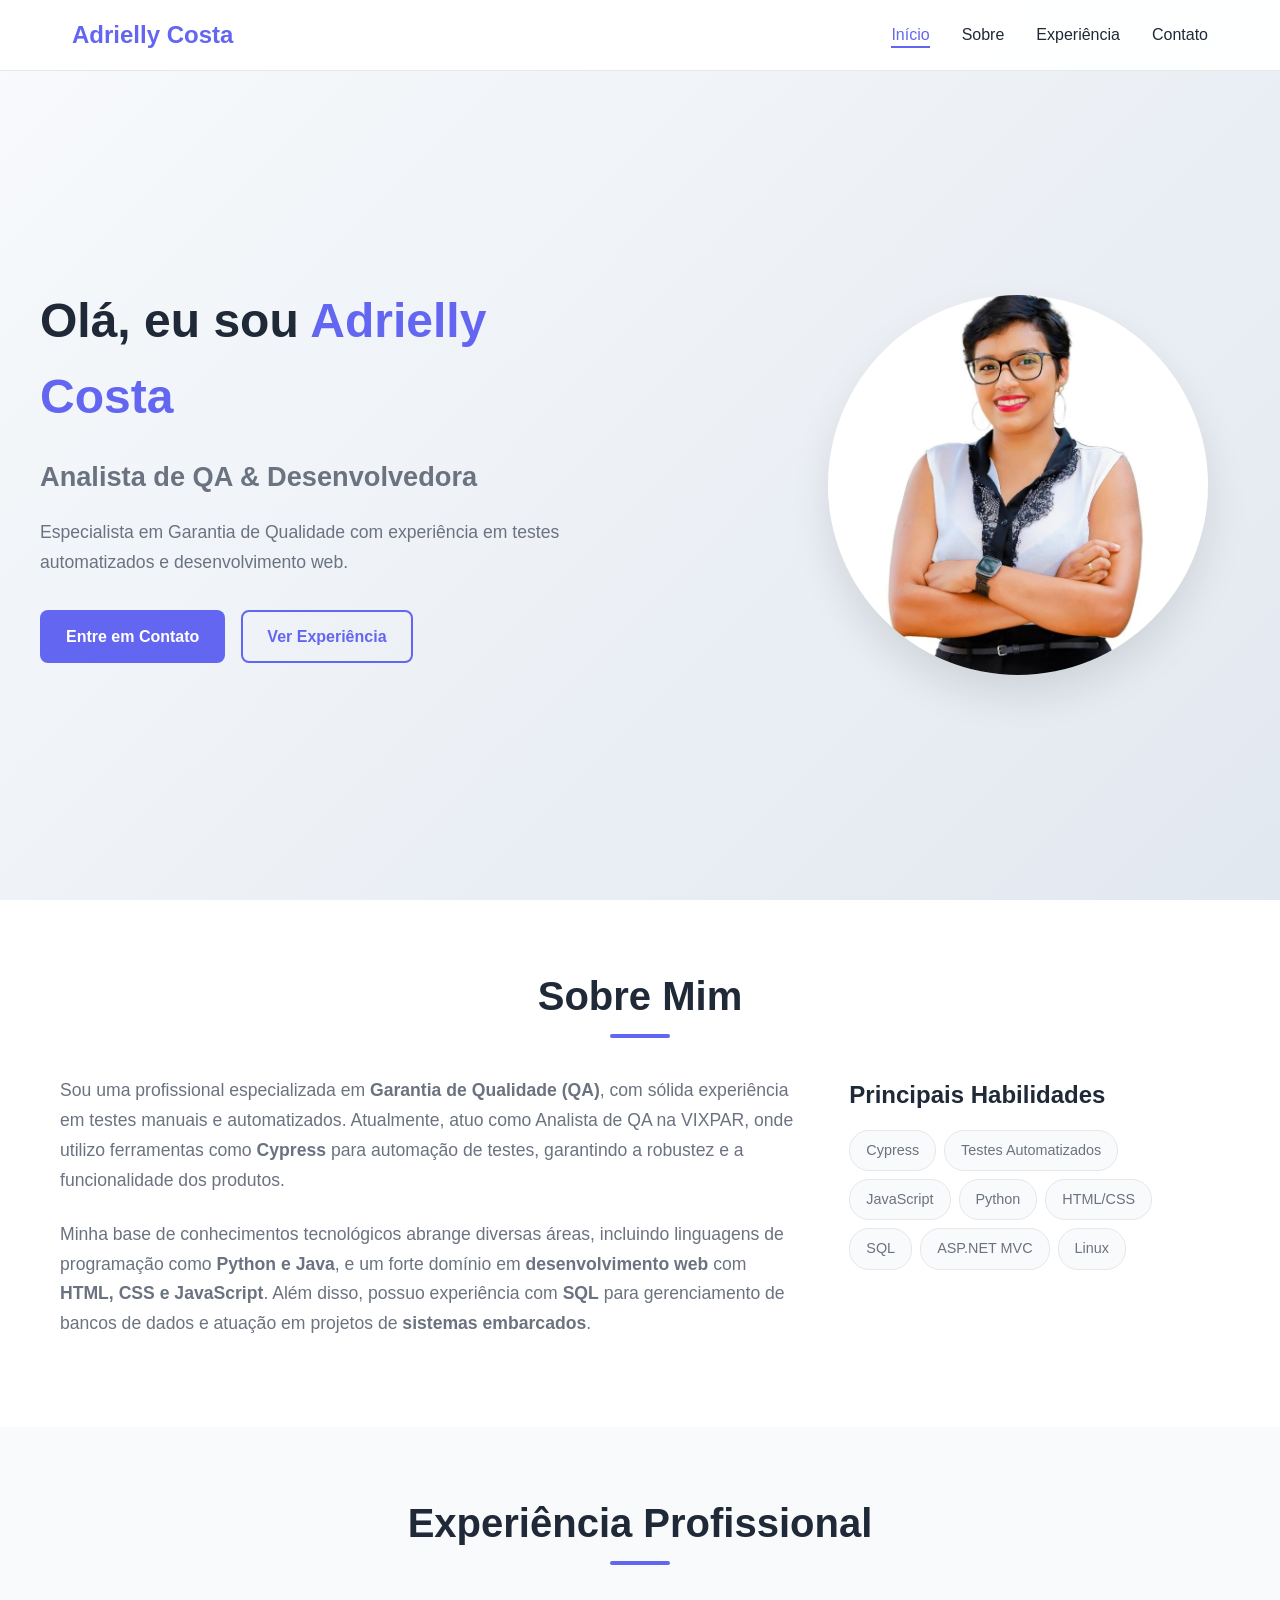
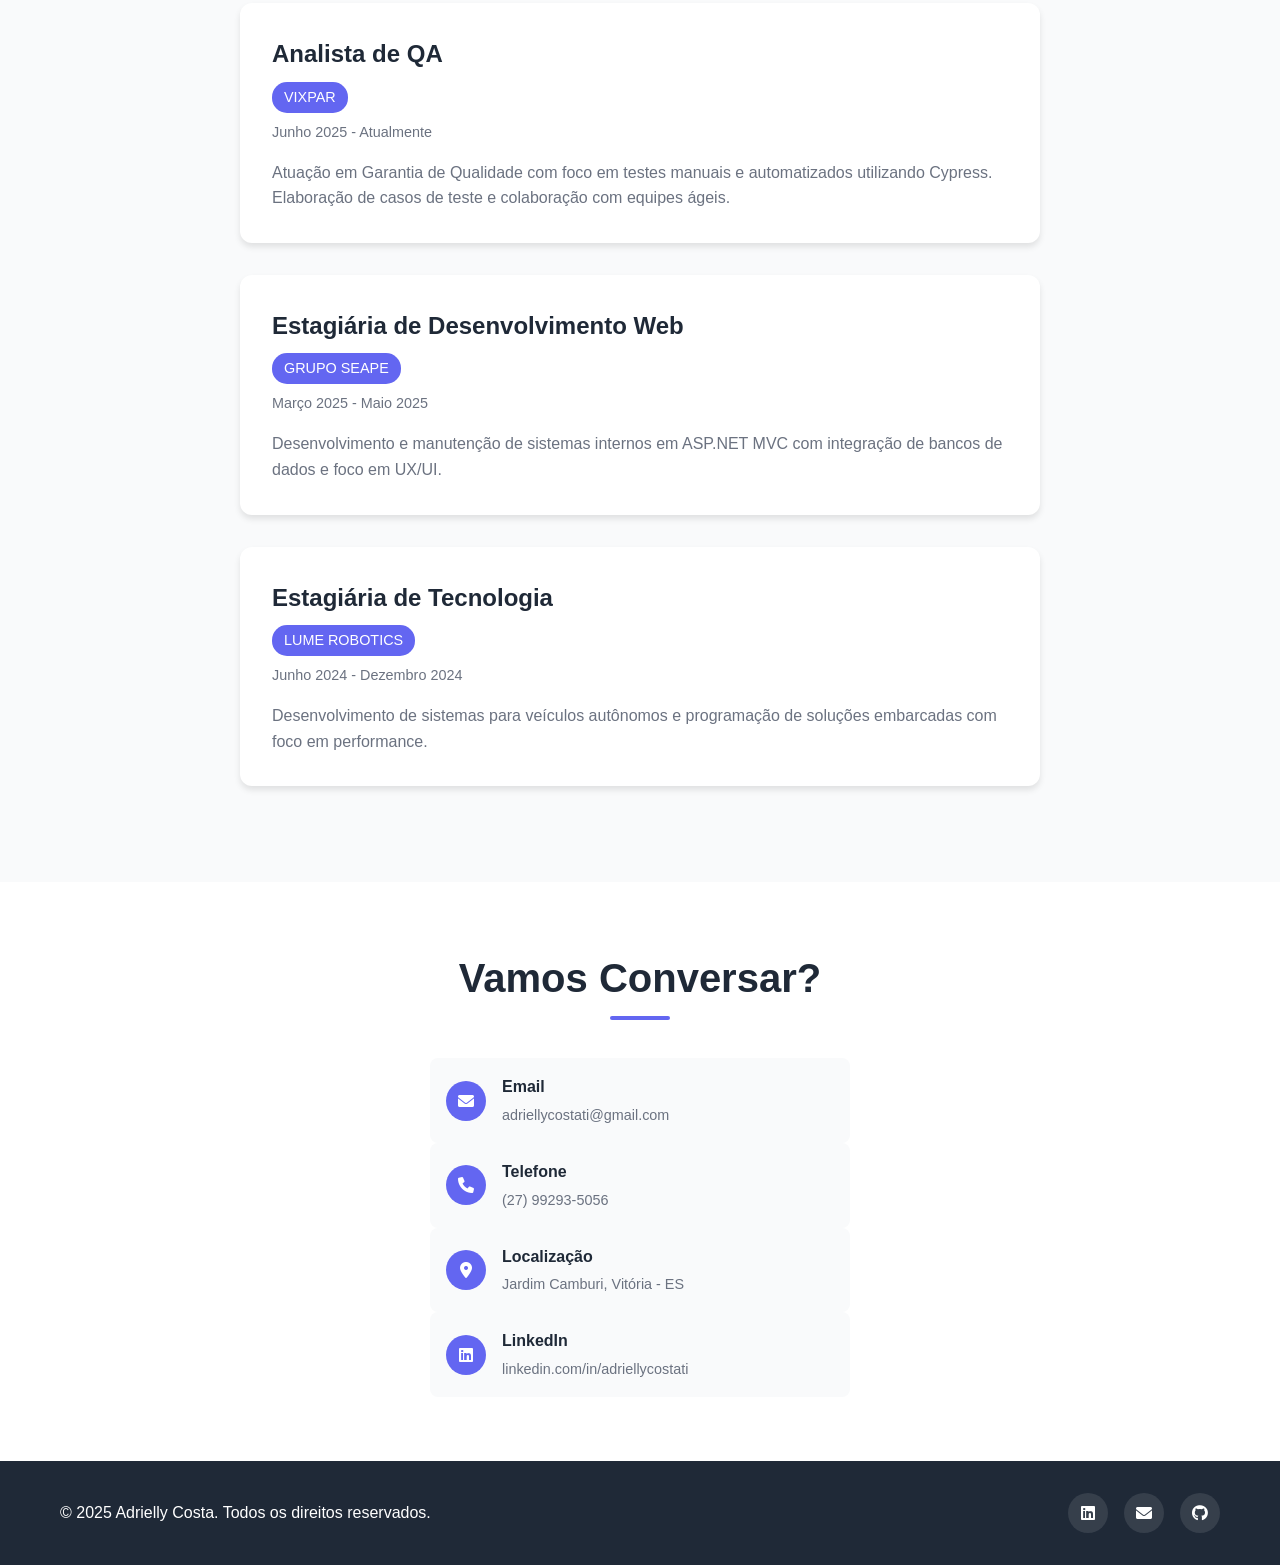
<file: index.html>
<!DOCTYPE html>
<html lang="pt-BR">
<head>
    <meta charset="UTF-8">
    <meta name="viewport" content="width=device-width, initial-scale=1.0">
    <title>Adrielly Costa - Analista de QA</title>
    <link rel="stylesheet" href="styles.css">
    <link href="https://cdnjs.cloudflare.com/ajax/libs/font-awesome/6.0.0/css/all.min.css" rel="stylesheet">
</head>
<body>
    <!-- Cabeçalho -->
    <header class="header">
        <nav class="nav">
            <h2>Adrielly Costa</h2>
            <ul class="nav-menu">
                <li><a href="#principal">Início</a></li>
                <li><a href="#sobre">Sobre</a></li>
                <li><a href="#experiencia">Experiência</a></li>
                <li><a href="#contato">Contato</a></li>
            </ul>
            <div class="hamburger">
                <span></span>
                <span></span>
                <span></span>
            </div>
        </nav>
    </header>

    <!-- Seção Principal -->
    <section id="principal" class="principal">
        <div class="principal-conteudo">
            <div class="principal-texto">
                <h1>Olá, eu sou <span class="highlight">Adrielly Costa</span></h1>
                <h2>Analista de QA & Desenvolvedora</h2>
                <p>Especialista em Garantia de Qualidade com experiência em testes automatizados e desenvolvimento web.</p>
                <div class="principal-botoes">
                    <a href="#contato" class="botao botao-primario">Entre em Contato</a>
                    <a href="#experiencia" class="botao botao-secundario">Ver Experiência</a>
                </div>
            </div>
            <div class="principal-imagem">
                <img src="1715018384834.webp" alt="Adrielly Costa" class="imagem-perfil">
            </div>
        </div>
    </section>

    <!-- Seção Sobre -->
    <section id="sobre" class="sobre">
        <div class="container">
            <h2 class="section-title">Sobre Mim</h2>
            <div class="sobre-conteudo">
                <div class="sobre-texto">
                    <p>Sou uma profissional especializada em <strong>Garantia de Qualidade (QA)</strong>, com sólida experiência em testes manuais e automatizados. Atualmente, atuo como Analista de QA na VIXPAR, onde utilizo ferramentas como <strong>Cypress</strong> para automação de testes, garantindo a robustez e a funcionalidade dos produtos.</p>
                    <p>Minha base de conhecimentos tecnológicos abrange diversas áreas, incluindo linguagens de programação como <strong>Python e Java</strong>, e um forte domínio em <strong>desenvolvimento web</strong> com <strong>HTML, CSS e JavaScript</strong>. Além disso, possuo experiência com <strong>SQL</strong> para gerenciamento de bancos de dados e atuação em projetos de <strong>sistemas embarcados</strong>.</p>
                </div>
                <div class="habilidades">
                    <h3>Principais Habilidades</h3>
                    <div class="lista-habilidades">
                        <span class="habilidade-tag">Cypress</span>
                        <span class="habilidade-tag">Testes Automatizados</span>
                        <span class="habilidade-tag">JavaScript</span>
                        <span class="habilidade-tag">Python</span>
                        <span class="habilidade-tag">HTML/CSS</span>
                        <span class="habilidade-tag">SQL</span>
                        <span class="habilidade-tag">ASP.NET MVC</span>
                        <span class="habilidade-tag">Linux</span>
                    </div>
                </div>
            </div>
        </div>
    </section>

    <!-- Seção de Experiência -->
    <section id="experiencia" class="experiencia">
        <div class="container">
            <h2 class="section-title">Experiência Profissional</h2>
            <div class="linha-tempo">
                <div class="item-linha-tempo">
                    <div class="conteudo-linha-tempo">
                        <h3>Analista de QA</h3>
                        <span class="empresa">VIXPAR</span>
                        <span class="periodo">Junho 2025 - Atualmente</span>
                        <p>Atuação em Garantia de Qualidade com foco em testes manuais e automatizados utilizando Cypress. Elaboração de casos de teste e colaboração com equipes ágeis.</p>
                    </div>
                </div>

                <div class="item-linha-tempo">
                    <div class="conteudo-linha-tempo">
                        <h3>Estagiária de Desenvolvimento Web</h3>
                        <span class="empresa">GRUPO SEAPE</span>
                        <span class="periodo">Março 2025 - Maio 2025</span>
                        <p>Desenvolvimento e manutenção de sistemas internos em ASP.NET MVC com integração de bancos de dados e foco em UX/UI.</p>
                    </div>
                </div>

                <div class="item-linha-tempo">
                    <div class="conteudo-linha-tempo">
                        <h3>Estagiária de Tecnologia</h3>
                        <span class="empresa">LUME ROBOTICS</span>
                        <span class="periodo">Junho 2024 - Dezembro 2024</span>
                        <p>Desenvolvimento de sistemas para veículos autônomos e programação de soluções embarcadas com foco em performance.</p>
                    </div>
                </div>
            </div>
        </div>
    </section>

    <!-- Seção de Contato -->
    <section id="contato" class="contato">
        <div class="container">
            <h2 class="section-title">Vamos Conversar?</h2>
            <div class="conteudo-contato">
                <div class="info-contato">
                    <div class="item-contato">
                        <i class="fas fa-envelope"></i>
                        <div>
                            <h4>Email</h4>
                            <p>adriellycostati@gmail.com</p>
                        </div>
                    </div>
                    <div class="item-contato">
                        <i class="fas fa-phone"></i>
                        <div>
                            <h4>Telefone</h4>
                            <p>(27) 99293-5056</p>
                        </div>
                    </div>
                    <div class="item-contato">
                        <i class="fas fa-map-marker-alt"></i>
                        <div>
                            <h4>Localização</h4>
                            <p>Jardim Camburi, Vitória - ES</p>
                        </div>
                    </div>
                    <div class="item-contato">
                        <i class="fab fa-linkedin"></i>
                        <div>
                            <h4>LinkedIn</h4>
                            <p>linkedin.com/in/adriellycostati</p>
                        </div>
                    </div>
                </div>
                <!-- Formulário removido -->
            </div>
        </div>
    </section>

    <!-- Rodapé -->
    <footer class="footer">
        <div class="container">
            <p>&copy; 2025 Adrielly Costa. Todos os direitos reservados.</p>
            <div class="links-sociais">
                <a href="https://www.linkedin.com/in/adriellycostati" target="_blank"><i class="fab fa-linkedin"></i></a>
                <a href="mailto:adriellycostati@gmail.com"><i class="fas fa-envelope"></i></a>
                <a href="https://github.com/adriellycosta" target="_blank"><i class="fab fa-github"></i></a>
            </div>
        </div>
    </footer>

    <script src="script.js"></script>
</body>
</html>
</file>
<file: styles.css>
/* Reset e configurações básicas */
* {
    margin: 0;
    padding: 0;
    box-sizing: border-box;
}

:root {
    --primary-color: #6366f1;
    --primary-dark: #4f46e5;
    --secondary-color: #f59e0b;
    --text-primary: #1f2937;
    --text-secondary: #6b7280;
    --background: #ffffff;
    --background-secondary: #f9fafb;
    --border-color: #e5e7eb;
}

body {
    font-family: 'Arial', sans-serif;
    line-height: 1.6;
    color: var(--text-primary);
    background-color: var(--background);
}

.container {
    max-width: 1200px;
    margin: 0 auto;
    padding: 0 20px;
}

/* Cabeçalho */
.header {
    position: fixed;
    top: 0;
    left: 0;
    right: 0;
    background: rgba(255, 255, 255, 0.95);
    backdrop-filter: blur(10px);
    border-bottom: 1px solid var(--border-color);
    z-index: 1000;
}

.nav {
    display: flex;
    justify-content: space-between;
    align-items: center;
    padding: 1rem 2rem;
    max-width: 1200px;
    margin: 0 auto;
}

.nav h2 {
    color: var(--primary-color);
    font-size: 1.5rem;
}

.nav-menu {
    display: flex;
    list-style: none;
    gap: 2rem;
}

.nav-menu a {
    text-decoration: none;
    color: var(--text-primary);
    font-weight: 500;
    transition: color 0.3s ease;
}

.nav-menu a:hover {
    color: var(--primary-color);
}

.hamburger {
    display: none;
    flex-direction: column;
    cursor: pointer;
    gap: 4px;
}

.hamburger span {
    width: 25px;
    height: 3px;
    background: var(--text-primary);
    transition: 0.3s;
}

/* Seção Principal */
.principal {
    min-height: 100vh;
    display: flex;
    align-items: center;
    padding: 2rem;
    padding-top: 110px; /* Adicionado para evitar corte pelo header fixo */
    background: linear-gradient(135deg, #f8fafc 0%, #e2e8f0 100%);
}

.principal-conteudo {
    display: grid;
    grid-template-columns: 1fr 1fr;
    gap: 3rem;
    align-items: center;
    max-width: 1200px;
    margin: 0 auto;
}

.principal-imagem {
    justify-self: end;
}

.principal h1 {
    font-size: 3rem;
    font-weight: 700;
    margin-bottom: 1.2rem;
}

.highlight {
    color: var(--primary-color);
}

.principal h2 {
    font-size: 1.7rem;
    color: var(--text-secondary);
    margin-bottom: 1.2rem;
}

.principal p {
    font-size: 1.1rem;
    color: var(--text-secondary);
    margin-bottom: 2rem;
    line-height: 1.7;
}

.principal-botoes {
    display: flex;
    gap: 1rem;
    margin-bottom: 2rem;
}

.botao {
    display: inline-block;
    padding: 12px 24px;
    border-radius: 8px;
    text-decoration: none;
    font-weight: 600;
    transition: all 0.3s ease;
    border: 2px solid transparent;
}

.botao-primario {
    background: var(--primary-color);
    color: white;
}

.botao-primario:hover {
    background: var(--primary-dark);
    transform: translateY(-2px);
}

.botao-secundario {
    background: transparent;
    color: var(--primary-color);
    border-color: var(--primary-color);
}

.botao-secundario:hover {
    background: var(--primary-color);
    color: white;
}

.imagem-perfil {
    width: 380px;
    height: 380px;
    border-radius: 50%;
    object-fit: cover;
    box-shadow: 0 20px 40px rgba(0, 0, 0, 0.1);
    transition: transform 0.3s ease;
    margin-right: 2rem;
}

.imagem-perfil:hover {
    transform: scale(1.05);
}

/* Seção Sobre */
.sobre {
    padding: 4rem 0;
    background: var(--background);
}

.section-title {
    font-size: 2.5rem;
    text-align: center;
    margin-bottom: 3rem;
    color: var(--text-primary);
    position: relative;
}

.section-title::after {
    content: '';
    position: absolute;
    bottom: -10px;
    left: 50%;
    transform: translateX(-50%);
    width: 60px;
    height: 4px;
    background: var(--primary-color);
    border-radius: 2px;
}

.sobre-conteudo {
    display: grid;
    grid-template-columns: 2fr 1fr;
    gap: 3rem;
    align-items: start;
}

.sobre-texto p {
    font-size: 1.1rem;
    color: var(--text-secondary);
    margin-bottom: 1.5rem;
    line-height: 1.7;
}

.habilidades h3 {
    font-size: 1.5rem;
    margin-bottom: 1rem;
    color: var(--text-primary);
}

.lista-habilidades {
    display: flex;
    flex-wrap: wrap;
    gap: 0.5rem;
}

.habilidade-tag {
    background: var(--background-secondary);
    color: var(--text-secondary);
    padding: 0.5rem 1rem;
    border-radius: 20px;
    font-size: 0.9rem;
    border: 1px solid var(--border-color);
}

/* Seção de Experiência */
.experiencia {
    padding: 4rem 0;
    background: var(--background-secondary);
}

.linha-tempo {
    max-width: 800px;
    margin: 0 auto;
}

.item-linha-tempo {
    margin-bottom: 2rem;
    padding: 2rem;
    background: white;
    border-radius: 12px;
    box-shadow: 0 4px 6px rgba(0, 0, 0, 0.1);
    transition: transform 0.3s ease;
}

.item-linha-tempo:hover {
    transform: translateY(-5px);
}

.conteudo-linha-tempo h3 {
    font-size: 1.5rem;
    color: var(--text-primary);
    margin-bottom: 0.5rem;
}

.empresa {
    display: inline-block;
    background: var(--primary-color);
    color: white;
    padding: 0.25rem 0.75rem;
    border-radius: 15px;
    font-size: 0.9rem;
    margin-bottom: 0.5rem;
}

.periodo {
    display: block;
    color: var(--text-secondary);
    font-size: 0.9rem;
    margin-bottom: 1rem;
}

.conteudo-linha-tempo p {
    color: var(--text-secondary);
    line-height: 1.6;
}

/* Seção de Contato */
.contato {
    padding: 4rem 0;
    background: var(--background);
}

.conteudo-contato {
    display: flex;
    justify-content: center;
    gap: 4rem;
    align-items: flex-start;
    max-width: 1000px;
    margin: 0 auto;
    width: 100%;
}

.info-contato {
    width: 100%;
    max-width: 420px;
    justify-self: center;
}

.item-contato {
    display: flex;
    gap: 1rem;
    align-items: center;
    padding: 1rem;
    background: var(--background-secondary);
    border-radius: 8px;
}

.item-contato i {
    width: 40px;
    height: 40px;
    background: var(--primary-color);
    color: white;
    border-radius: 50%;
    display: flex;
    align-items: center;
    justify-content: center;
}

.item-contato h4 {
    margin-bottom: 0.25rem;
    color: var(--text-primary);
}

.item-contato p {
    color: var(--text-secondary);
    font-size: 0.9rem;
}

/* Rodapé */
.footer {
    background: var(--text-primary);
    color: white;
    padding: 2rem 0;
}

.footer .container {
    display: flex;
    justify-content: space-between;
    align-items: center;
}

.links-sociais {
    display: flex;
    gap: 1rem;
}

.links-sociais a {
    display: flex;
    align-items: center;
    justify-content: center;
    width: 40px;
    height: 40px;
    background: rgba(255, 255, 255, 0.1);
    color: white;
    border-radius: 50%;
    text-decoration: none;
    transition: background 0.3s ease;
}

.links-sociais a:hover {
    background: var(--primary-color);
}

/* Responsividade */
@media (max-width: 768px) {
    .nav-menu {
        position: fixed;
        top: 100%;
        left: 0;
        right: 0;
        background: white;
        flex-direction: column;
        padding: 2rem;
        box-shadow: 0 4px 6px rgba(0, 0, 0, 0.1);
        transform: translateY(-100%);
        opacity: 0;
        visibility: hidden;
        transition: all 0.3s ease;
    }

    .nav-menu.active {
        transform: translateY(0);
        opacity: 1;
        visibility: visible;
    }

    .hamburger {
        display: flex !important;
        position: relative;
        z-index: 1101;
    }

    .hamburger.active span:nth-child(1) {
        transform: rotate(45deg) translate(5px, 5px);
    }

    .hamburger.active span:nth-child(2) {
        opacity: 0;
    }

    .hamburger.active span:nth-child(3) {
        transform: rotate(-45deg) translate(7px, -6px);
    }

    .principal-conteudo {
        grid-template-columns: 1fr;
        text-align: center;
        gap: 2rem;
    }

    .principal h1 {
        font-size: 2rem;
    }

    .principal-botoes {
        flex-direction: column;
        align-items: center;
    }

    .sobre-conteudo {
        grid-template-columns: 1fr;
        gap: 2rem;
    }

    .conteudo-contato {
        grid-template-columns: 1fr;
        gap: 2rem;
    }

    .footer .container {
        flex-direction: column;
        gap: 1rem;
        text-align: center;
    }
}

@media (max-width: 480px) {
    .container {
        padding: 0 1rem;
    }

    .principal {
        padding: 1rem;
        padding-top: 110px; /* Garante espaço para o header no mobile */
    }
    .principal h1 {
        font-size: 2rem;
    }

    .principal h2 {
        font-size: 1rem;
    }

    .section-title {
        font-size: 2rem;
    }

    .imagem-perfil {
        width: 280px;
        height: 280px;
    }
}

@media (max-width: 1024px) {
    .conteudo-contato {
        gap: 2rem;
        max-width: 100%;
    }
    .info-contato, .formulario-contato {
        max-width: 100%;
    }
}

@media (max-width: 900px) {
    .conteudo-contato {
        grid-template-columns: 1fr;
        gap: 2rem;
        max-width: 100%;
        justify-items: center;
    }
    .info-contato, .formulario-contato {
        max-width: 600px;
    }
}

/* Animações */
.fade-in {
    opacity: 0;
    transform: translateY(30px);
    transition: all 0.6s ease;
}

.fade-in.visible {
    opacity: 1;
    transform: translateY(0);
}

/* Scroll suave */
html {
    scroll-behavior: smooth;
}
</file>
